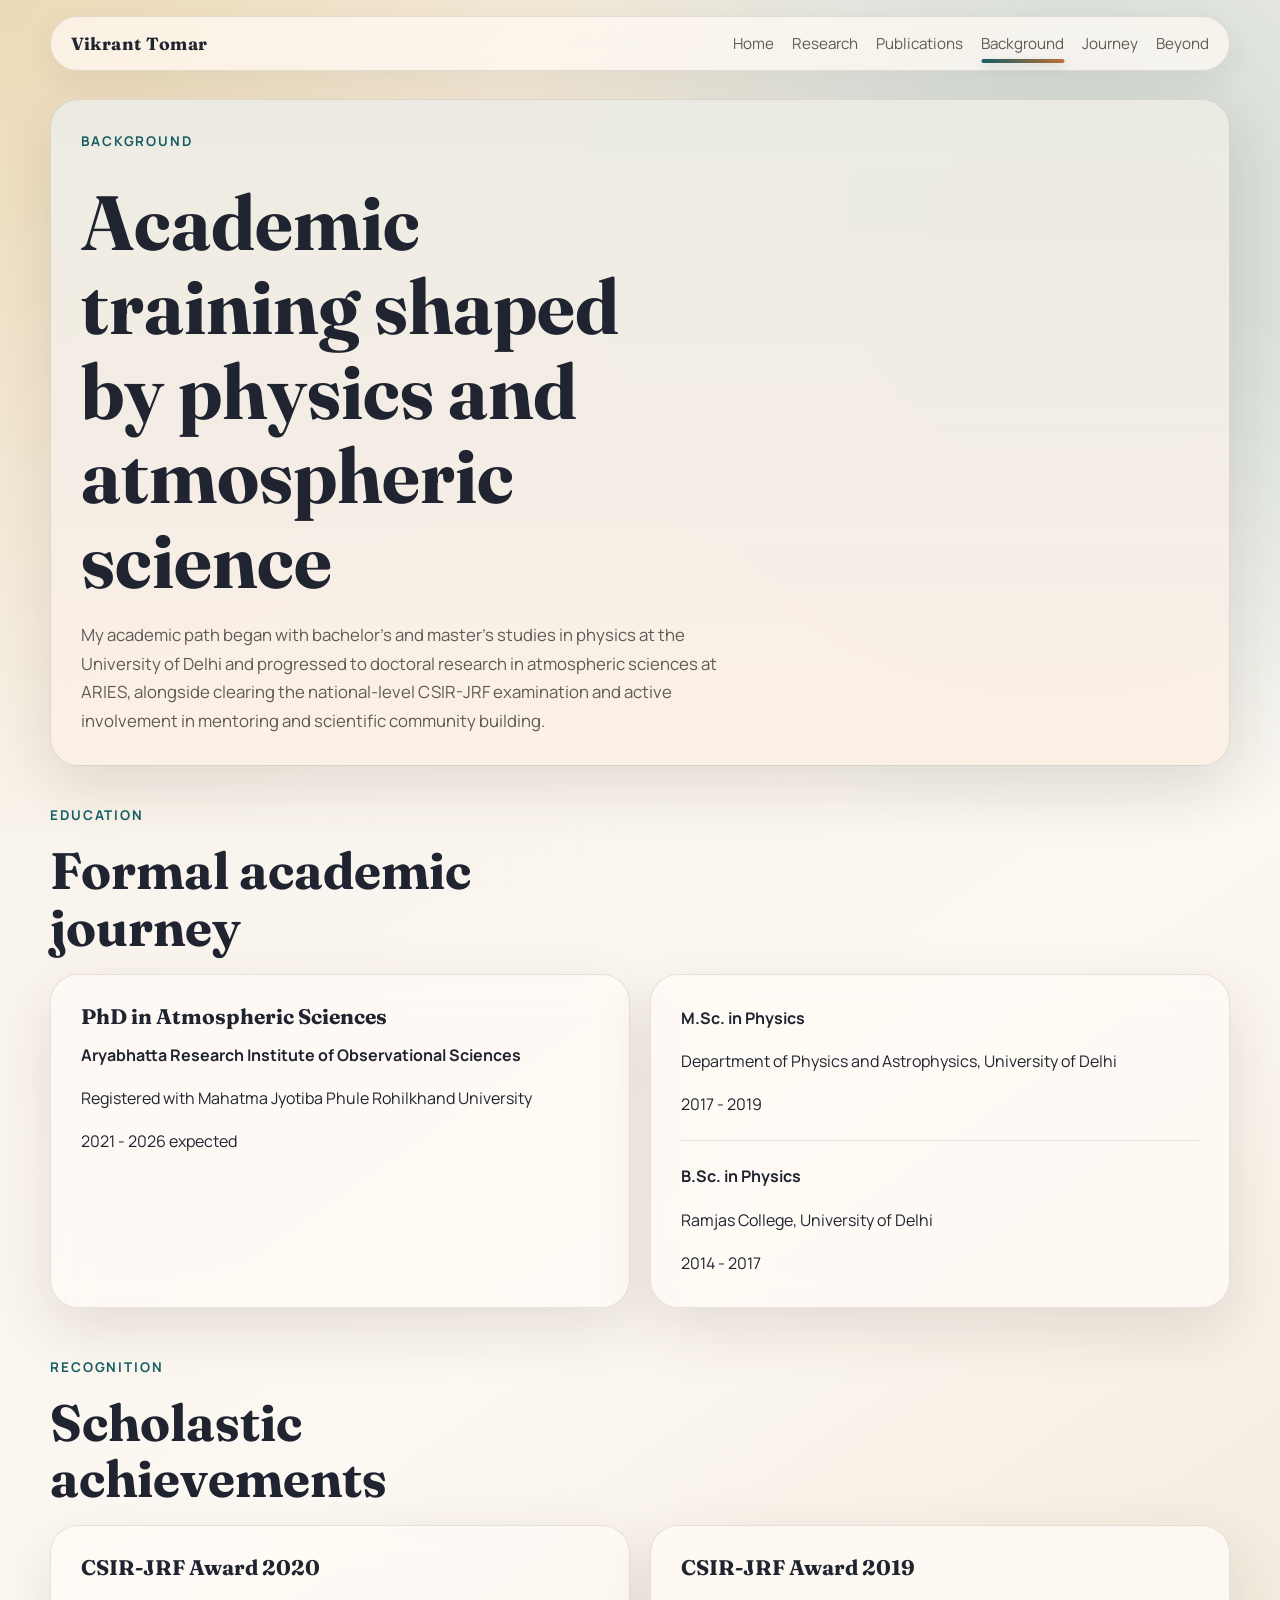
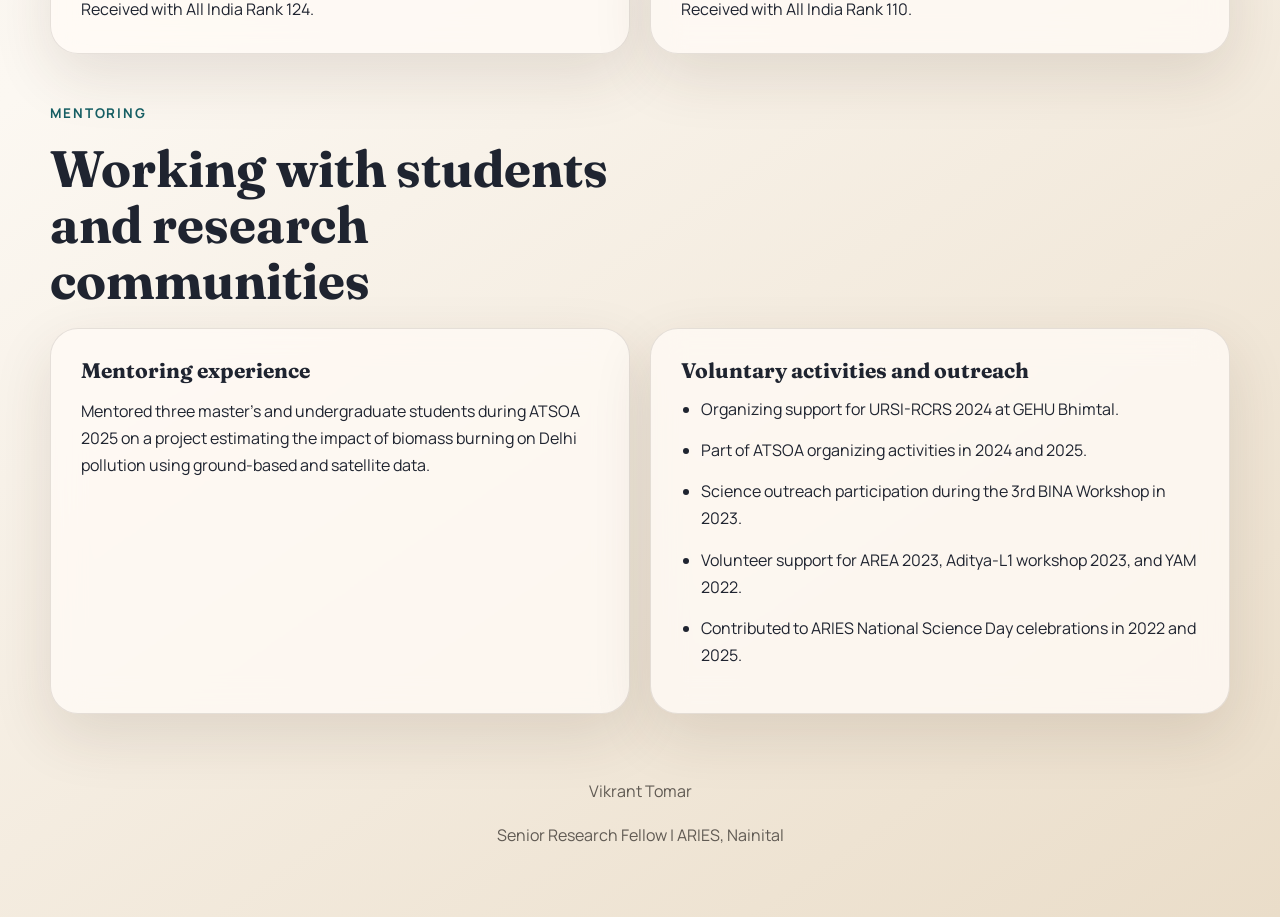
<file: background.html>
<!DOCTYPE html>
<html lang="en">
  <head>
    <meta charset="UTF-8" />
    <meta name="viewport" content="width=device-width, initial-scale=1.0" />
    <title>Vikrant Tomar | Background</title>
    <meta
      name="description"
      content="Education, awards, mentoring, and academic background of Vikrant Tomar."
    />
    <link rel="preconnect" href="https://fonts.googleapis.com" />
    <link rel="preconnect" href="https://fonts.gstatic.com" crossorigin />
    <link
      href="https://fonts.googleapis.com/css2?family=Fraunces:opsz,wght@9..144,600;9..144,700&amp;family=Manrope:wght@400;500;600;700&amp;display=swap"
      rel="stylesheet"
    />
    <link rel="stylesheet" href="./styles.css" />
  </head>
  <body data-page="background.html">
    <div class="page-shell">
      <header class="site-header">
        <a class="brand" href="./index.html">Vikrant Tomar</a>
        <nav class="site-nav" aria-label="Primary">
          <a href="./index.html">Home</a>
          <a href="./research.html">Research</a>
          <a href="./publications.html">Publications</a>
          <a href="./background.html">Background</a>
          <a href="./journey.html">Journey</a>
          <a href="./beyond.html">Beyond</a>
        </nav>
      </header>

      <main>
        <section class="page-hero reveal">
          <p class="eyebrow">Background</p>
          <h1>Academic training shaped by physics and atmospheric science</h1>
          <p class="lede">
            My academic path began with bachelor's and master's studies in
            physics at the University of Delhi and progressed to doctoral
            research in atmospheric sciences at ARIES, alongside clearing the
            national-level CSIR-JRF examination and active involvement in
            mentoring and scientific community building.
          </p>
        </section>

        <section class="section reveal">
          <div class="section-heading">
            <p class="eyebrow">Education</p>
            <h2>Formal academic journey</h2>
          </div>
          <div class="grid grid-two">
            <div class="card">
              <h3>PhD in Atmospheric Sciences</h3>
              <div class="timeline-item">
                <p class="timeline-title">Aryabhatta Research Institute of Observational Sciences</p>
                <p>Registered with Mahatma Jyotiba Phule Rohilkhand University</p>
                <span>2021 - 2026 expected</span>
              </div>
            </div>
            <div class="card">
              <div class="timeline-item">
                <p class="timeline-title">M.Sc. in Physics</p>
                <p>Department of Physics and Astrophysics, University of Delhi</p>
                <span>2017 - 2019</span>
              </div>
              <div class="timeline-item">
                <p class="timeline-title">B.Sc. in Physics</p>
                <p>Ramjas College, University of Delhi</p>
                <span>2014 - 2017</span>
              </div>
            </div>
          </div>
        </section>

        <section class="section reveal">
          <div class="section-heading">
            <p class="eyebrow">Recognition</p>
            <h2>Scholastic achievements</h2>
          </div>
          <div class="grid grid-two">
            <div class="card">
              <h3>CSIR-JRF Award 2020</h3>
              <p>Received with All India Rank 124.</p>
            </div>
            <div class="card">
              <h3>CSIR-JRF Award 2019</h3>
              <p>Received with All India Rank 110.</p>
            </div>
          </div>
        </section>

        <section class="section reveal">
          <div class="section-heading">
            <p class="eyebrow">Mentoring</p>
            <h2>Working with students and research communities</h2>
          </div>
          <div class="grid grid-two">
            <div class="card">
              <h3>Mentoring experience</h3>
              <p>
                Mentored three master's and undergraduate students during ATSOA
                2025 on a project estimating the impact of biomass burning on
                Delhi pollution using ground-based and satellite data.
              </p>
            </div>
            <div class="card">
              <h3>Voluntary activities and outreach</h3>
              <ul class="detail-list">
                <li>Organizing support for URSI-RCRS 2024 at GEHU Bhimtal.</li>
                <li>Part of ATSOA organizing activities in 2024 and 2025.</li>
                <li>Science outreach participation during the 3rd BINA Workshop in 2023.</li>
                <li>Volunteer support for AREA 2023, Aditya-L1 workshop 2023, and YAM 2022.</li>
                <li>Contributed to ARIES National Science Day celebrations in 2022 and 2025.</li>
              </ul>
            </div>
          </div>
        </section>
      </main>

      <footer class="site-footer">
        <p>Vikrant Tomar</p>
        <p>Senior Research Fellow | ARIES, Nainital</p>
      </footer>
    </div>

    <script src="./script.js"></script>
  </body>
</html>
</file>
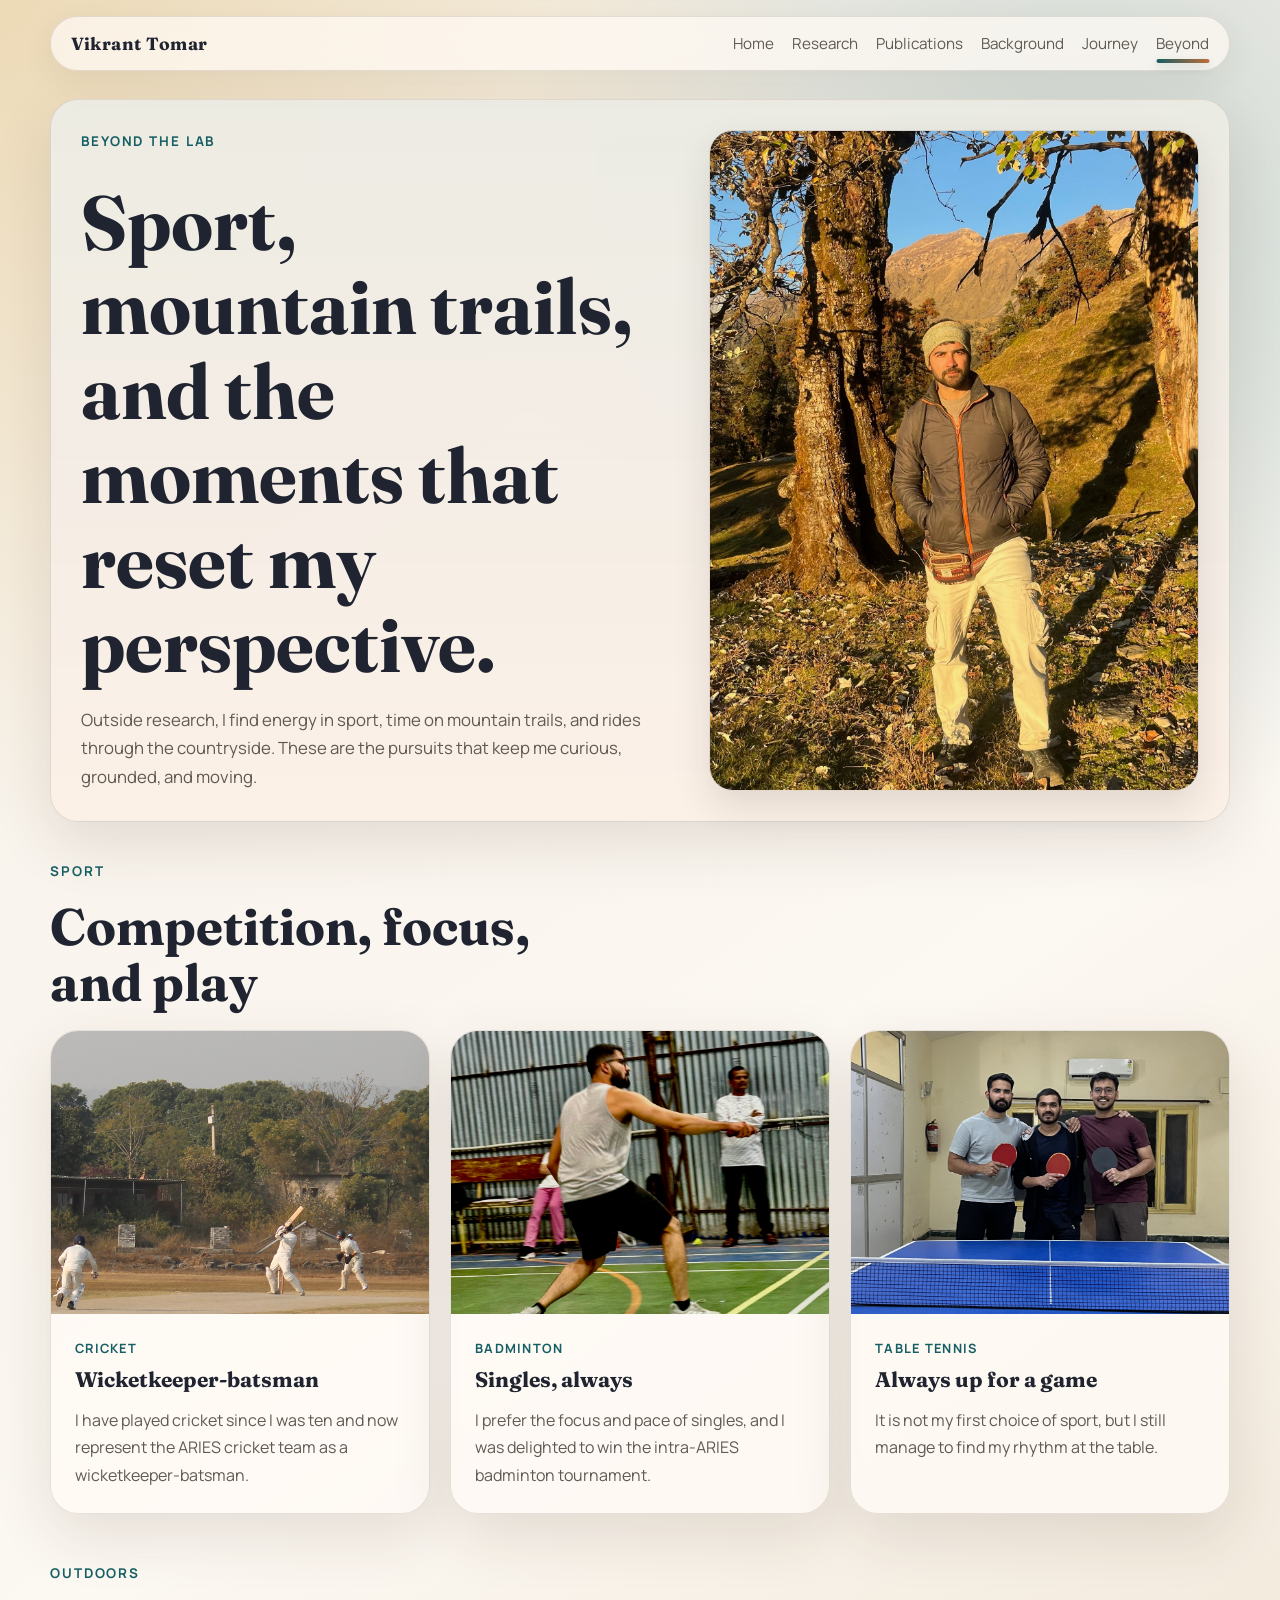
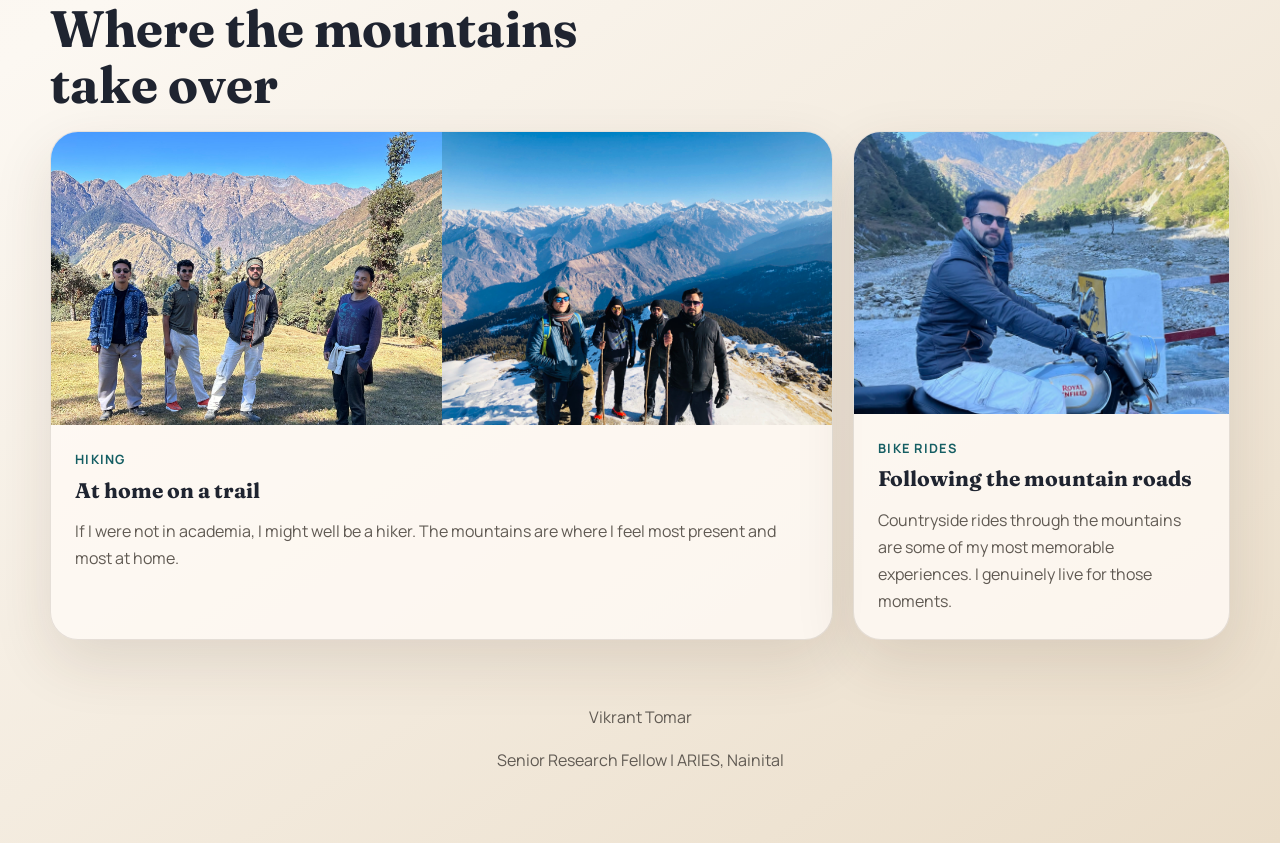
<file: beyond.html>
<!DOCTYPE html>
<html lang="en">
  <head>
    <meta charset="UTF-8" />
    <meta name="viewport" content="width=device-width, initial-scale=1.0" />
    <title>Vikrant Tomar | Beyond the Lab</title>
    <meta
      name="description"
      content="The sports, mountain trails, and rides that shape Vikrant Tomar beyond research."
    />
    <link rel="preconnect" href="https://fonts.googleapis.com" />
    <link rel="preconnect" href="https://fonts.gstatic.com" crossorigin />
    <link
      href="https://fonts.googleapis.com/css2?family=Fraunces:opsz,wght@9..144,600;9..144,700&amp;family=Manrope:wght@400;500;600;700&amp;display=swap"
      rel="stylesheet"
    />
    <link rel="stylesheet" href="./styles.css" />
  </head>
  <body data-page="beyond.html">
    <div class="page-shell">
      <header class="site-header">
        <a class="brand" href="./index.html">Vikrant Tomar</a>
        <nav class="site-nav" aria-label="Primary">
          <a href="./index.html">Home</a>
          <a href="./research.html">Research</a>
          <a href="./publications.html">Publications</a>
          <a href="./background.html">Background</a>
          <a href="./journey.html">Journey</a>
          <a href="./beyond.html">Beyond</a>
        </nav>
      </header>

      <main>
        <section class="page-hero page-hero-split reveal">
          <div class="page-hero-copy">
            <p class="eyebrow">Beyond the Lab</p>
            <h1>Sport, mountain trails, and the moments that reset my perspective.</h1>
            <p class="lede">
              Outside research, I find energy in sport, time on mountain trails,
              and rides through the countryside. These are the pursuits that keep
              me curious, grounded, and moving.
            </p>
          </div>
          <div class="hero-media-panel">
            <img
              class="beyond-hero-photo"
              src="./main.jpg"
              alt="Vikrant Tomar beyond the lab"
            />
          </div>
        </section>

        <section class="section reveal">
          <div class="section-heading">
            <p class="eyebrow">Sport</p>
            <h2>Competition, focus, and play</h2>
          </div>
          <div class="activity-grid">
            <article class="activity-card">
              <img src="./cricket.jpg" alt="Vikrant Tomar playing cricket" />
              <div class="activity-copy">
                <p class="card-kicker">Cricket</p>
                <h3>Wicketkeeper-batsman</h3>
                <p>
                  I have played cricket since I was ten and now represent the
                  ARIES cricket team as a wicketkeeper-batsman.
                </p>
              </div>
            </article>
            <article class="activity-card">
              <img src="./badminton.jpg" alt="Vikrant Tomar playing badminton" />
              <div class="activity-copy">
                <p class="card-kicker">Badminton</p>
                <h3>Singles, always</h3>
                <p>
                  I prefer the focus and pace of singles, and I was delighted to
                  win the intra-ARIES badminton tournament.
                </p>
              </div>
            </article>
            <article class="activity-card">
              <img src="./table-tennis.jpg" alt="Vikrant Tomar playing table tennis" />
              <div class="activity-copy">
                <p class="card-kicker">Table Tennis</p>
                <h3>Always up for a game</h3>
                <p>
                  It is not my first choice of sport, but I still manage to find
                  my rhythm at the table.
                </p>
              </div>
            </article>
          </div>
        </section>

        <section class="section reveal">
          <div class="section-heading">
            <p class="eyebrow">Outdoors</p>
            <h2>Where the mountains take over</h2>
          </div>
          <div class="outdoors-grid">
            <article class="activity-card hiking-card">
              <div class="hiking-photo-grid">
                <img src="./hike-1.jpg" alt="Hiking in the mountains" />
                <img src="./hike-2.jpg" alt="Mountain hike landscape" />
              </div>
              <div class="activity-copy">
                <p class="card-kicker">Hiking</p>
                <h3>At home on a trail</h3>
                <p>
                  If I were not in academia, I might well be a hiker. The
                  mountains are where I feel most present and most at home.
                </p>
              </div>
            </article>
            <article class="activity-card">
              <img src="./bike-ride.jpg" alt="Vikrant Tomar on a mountain bike ride" />
              <div class="activity-copy">
                <p class="card-kicker">Bike Rides</p>
                <h3>Following the mountain roads</h3>
                <p>
                  Countryside rides through the mountains are some of my most
                  memorable experiences. I genuinely live for those moments.
                </p>
              </div>
            </article>
          </div>
        </section>
      </main>

      <footer class="site-footer">
        <p>Vikrant Tomar</p>
        <p>Senior Research Fellow | ARIES, Nainital</p>
      </footer>
    </div>

    <script src="./script.js"></script>
  </body>
</html>
</file>
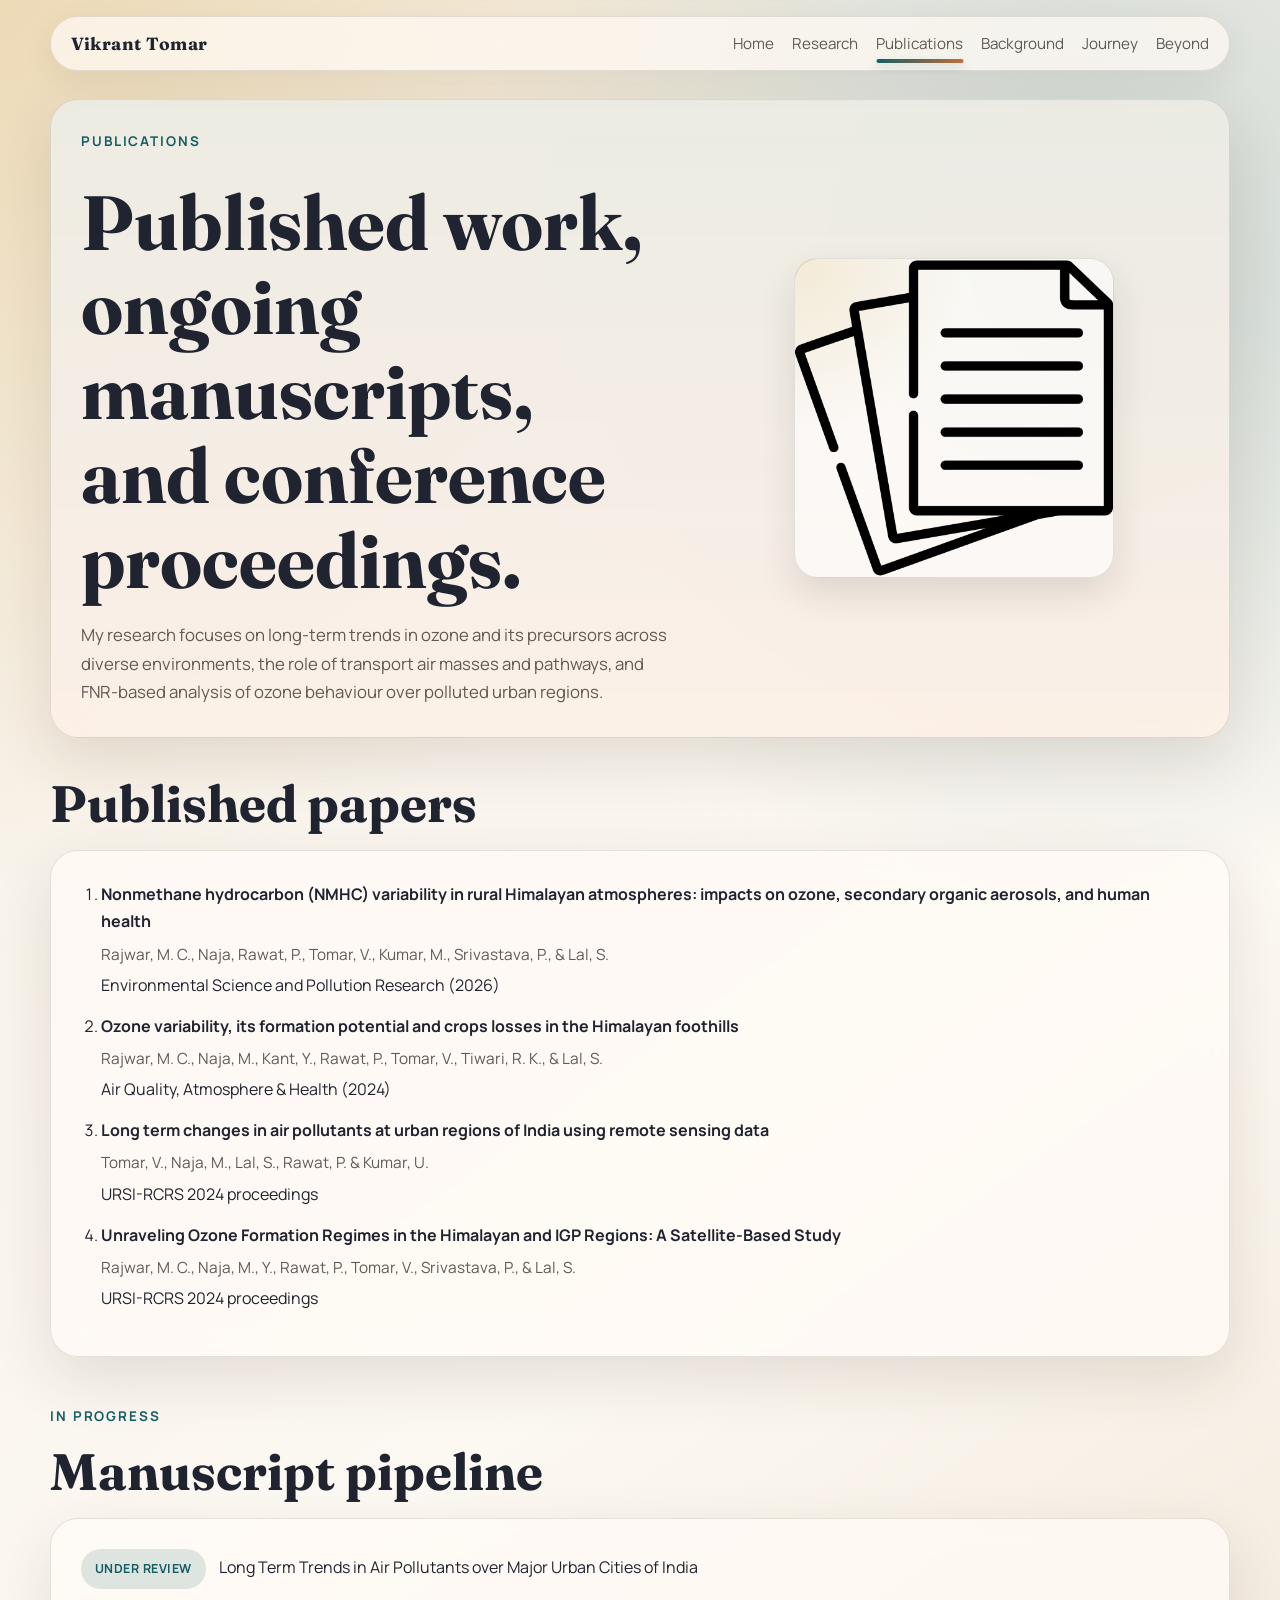
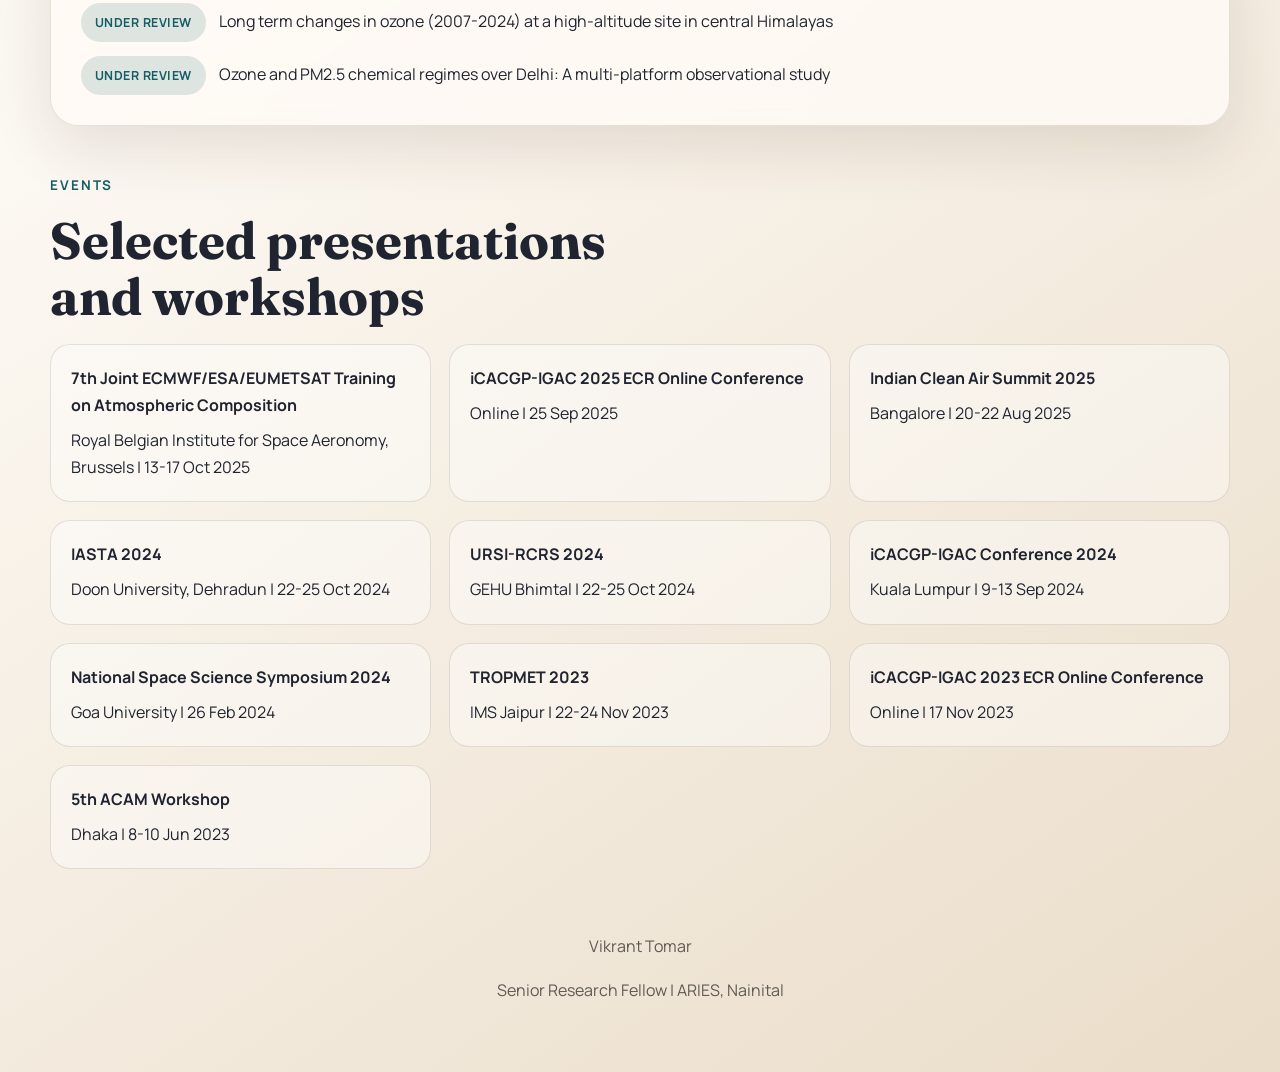
<file: publications.html>
<!DOCTYPE html>
<html lang="en">
  <head>
    <meta charset="UTF-8" />
    <meta name="viewport" content="width=device-width, initial-scale=1.0" />
    <title>Vikrant Tomar | Publications</title>
    <meta
      name="description"
      content="Publications, manuscripts, and presentations of Vikrant Tomar."
    />
    <link rel="preconnect" href="https://fonts.googleapis.com" />
    <link rel="preconnect" href="https://fonts.gstatic.com" crossorigin />
    <link
      href="https://fonts.googleapis.com/css2?family=Fraunces:opsz,wght@9..144,600;9..144,700&amp;family=Manrope:wght@400;500;600;700&amp;display=swap"
      rel="stylesheet"
    />
    <link rel="stylesheet" href="./styles.css" />
  </head>
  <body data-page="publications.html">
    <div class="page-shell">
      <header class="site-header">
        <a class="brand" href="./index.html">Vikrant Tomar</a>
        <nav class="site-nav" aria-label="Primary">
          <a href="./index.html">Home</a>
          <a href="./research.html">Research</a>
          <a href="./publications.html">Publications</a>
          <a href="./background.html">Background</a>
          <a href="./journey.html">Journey</a>
          <a href="./beyond.html">Beyond</a>
        </nav>
      </header>

      <main>
        <section class="page-hero page-hero-split reveal">
          <div class="page-hero-copy">
            <p class="eyebrow">Publications</p>
            <h1>Published work, ongoing manuscripts, and conference proceedings.</h1>
            <p class="lede">
              My research focuses on long-term trends in ozone and its precursors
              across diverse environments, the role of transport air masses and
              pathways, and FNR-based analysis of ozone behaviour over polluted
              urban regions.
            </p>
          </div>
          <div class="hero-media-panel">
            <img
              class="publication-visual"
              src="./publication.png"
              alt="Publication visual"
            />
          </div>
        </section>

        <section class="section reveal">
          <div class="section-heading">
            <h2>Published papers</h2>
          </div>
          <div class="card">
            <ol class="publication-list">
              <li>
                <strong><a href="https://link.springer.com/article/10.1007/s11356-026-37694-z">Nonmethane hydrocarbon (NMHC) variability in rural Himalayan atmospheres: impacts on ozone, secondary organic aerosols, and human health</a></strong>
                <p class="publication-authors">Rajwar, M. C., Naja, Rawat, P., Tomar, V., Kumar, M., Srivastava, P., &amp; Lal, S.</p>
                <span>Environmental Science and Pollution Research (2026)</span>
              </li>
              <li>
                <strong><a href="https://link.springer.com/article/10.1007/s11869-024-01572-9">Ozone variability, its formation potential and crops losses in the Himalayan foothills</a></strong>
                <p class="publication-authors">Rajwar, M. C., Naja, M., Kant, Y., Rawat, P., Tomar, V., Tiwari, R. K., &amp; Lal, S.</p>
                <span>Air Quality, Atmosphere &amp; Health (2024)</span>
              </li>
              <li>
                <strong><a href="https://www.ursi.org/proceedings/RCRS/2024/RCRS2024_0994.pdf">Long term changes in air pollutants at urban regions of India using remote sensing data</a></strong>
                <p class="publication-authors">Tomar, V., Naja, M., Lal, S., Rawat, P. &amp; Kumar, U.</p>
                <span>URSI-RCRS 2024 proceedings</span>
              </li>
              <li>
                <strong><a href="https://www.ursi.org/proceedings/RCRS/2024/RCRS2024_0998.pdf">Unraveling Ozone Formation Regimes in the Himalayan and IGP Regions: A Satellite-Based Study</a></strong>
                <p class="publication-authors">Rajwar, M. C., Naja, M., Y., Rawat, P., Tomar, V., Srivastava, P., &amp; Lal, S.</p>
                <span>URSI-RCRS 2024 proceedings</span>
              </li>
            </ol>
          </div>
        </section>

        <section class="section reveal">
          <div class="section-heading">
            <p class="eyebrow">In Progress</p>
            <h2>Manuscript pipeline</h2>
          </div>
          <div class="card">
            <ul class="status-list">
              <li>
                <span class="status-tag under-review">Under review</span>
                Long Term Trends in Air Pollutants over Major Urban Cities of India
              </li>
              <li>
                <span class="status-tag under-review">Under review</span>
                Long term changes in ozone (2007-2024) at a high-altitude site in central Himalayas
              </li>
              <li>
                <span class="status-tag under-review">Under review</span>
                Ozone and PM2.5 chemical regimes over Delhi: A multi-platform observational study
              </li>
            </ul>
          </div>
        </section>

        <section class="section reveal">
          <div class="section-heading">
            <p class="eyebrow">Events</p>
            <h2>Selected presentations and workshops</h2>
          </div>
          <div class="talk-grid">
            <div class="talk-box">
              <p class="journey-title">7th Joint ECMWF/ESA/EUMETSAT Training on Atmospheric Composition</p>
              <span>Royal Belgian Institute for Space Aeronomy, Brussels | 13-17 Oct 2025</span>
            </div>
            <div class="talk-box">
              <p class="journey-title">iCACGP-IGAC 2025 ECR Online Conference</p>
              <span>Online | 25 Sep 2025</span>
            </div>
            <div class="talk-box">
              <p class="journey-title">Indian Clean Air Summit 2025</p>
              <span>Bangalore | 20-22 Aug 2025</span>
            </div>
            <div class="talk-box">
              <p class="journey-title">IASTA 2024</p>
              <span>Doon University, Dehradun | 22-25 Oct 2024</span>
            </div>
            <div class="talk-box">
              <p class="journey-title">URSI-RCRS 2024</p>
              <span>GEHU Bhimtal | 22-25 Oct 2024</span>
            </div>
            <div class="talk-box">
              <p class="journey-title">iCACGP-IGAC Conference 2024</p>
              <span>Kuala Lumpur | 9-13 Sep 2024</span>
            </div>
            <div class="talk-box">
              <p class="journey-title">National Space Science Symposium 2024</p>
              <span>Goa University | 26 Feb 2024</span>
            </div>
            <div class="talk-box">
              <p class="journey-title">TROPMET 2023</p>
              <span>IMS Jaipur | 22-24 Nov 2023</span>
            </div>
            <div class="talk-box">
              <p class="journey-title">iCACGP-IGAC 2023 ECR Online Conference</p>
              <span>Online | 17 Nov 2023</span>
            </div>
            <div class="talk-box">
              <p class="journey-title">5th ACAM Workshop</p>
              <span>Dhaka | 8-10 Jun 2023</span>
            </div>
          </div>
        </section>
      </main>

      <footer class="site-footer">
        <p>Vikrant Tomar</p>
        <p>Senior Research Fellow | ARIES, Nainital</p>
      </footer>
    </div>

    <script src="./script.js"></script>
  </body>
</html>
</file>
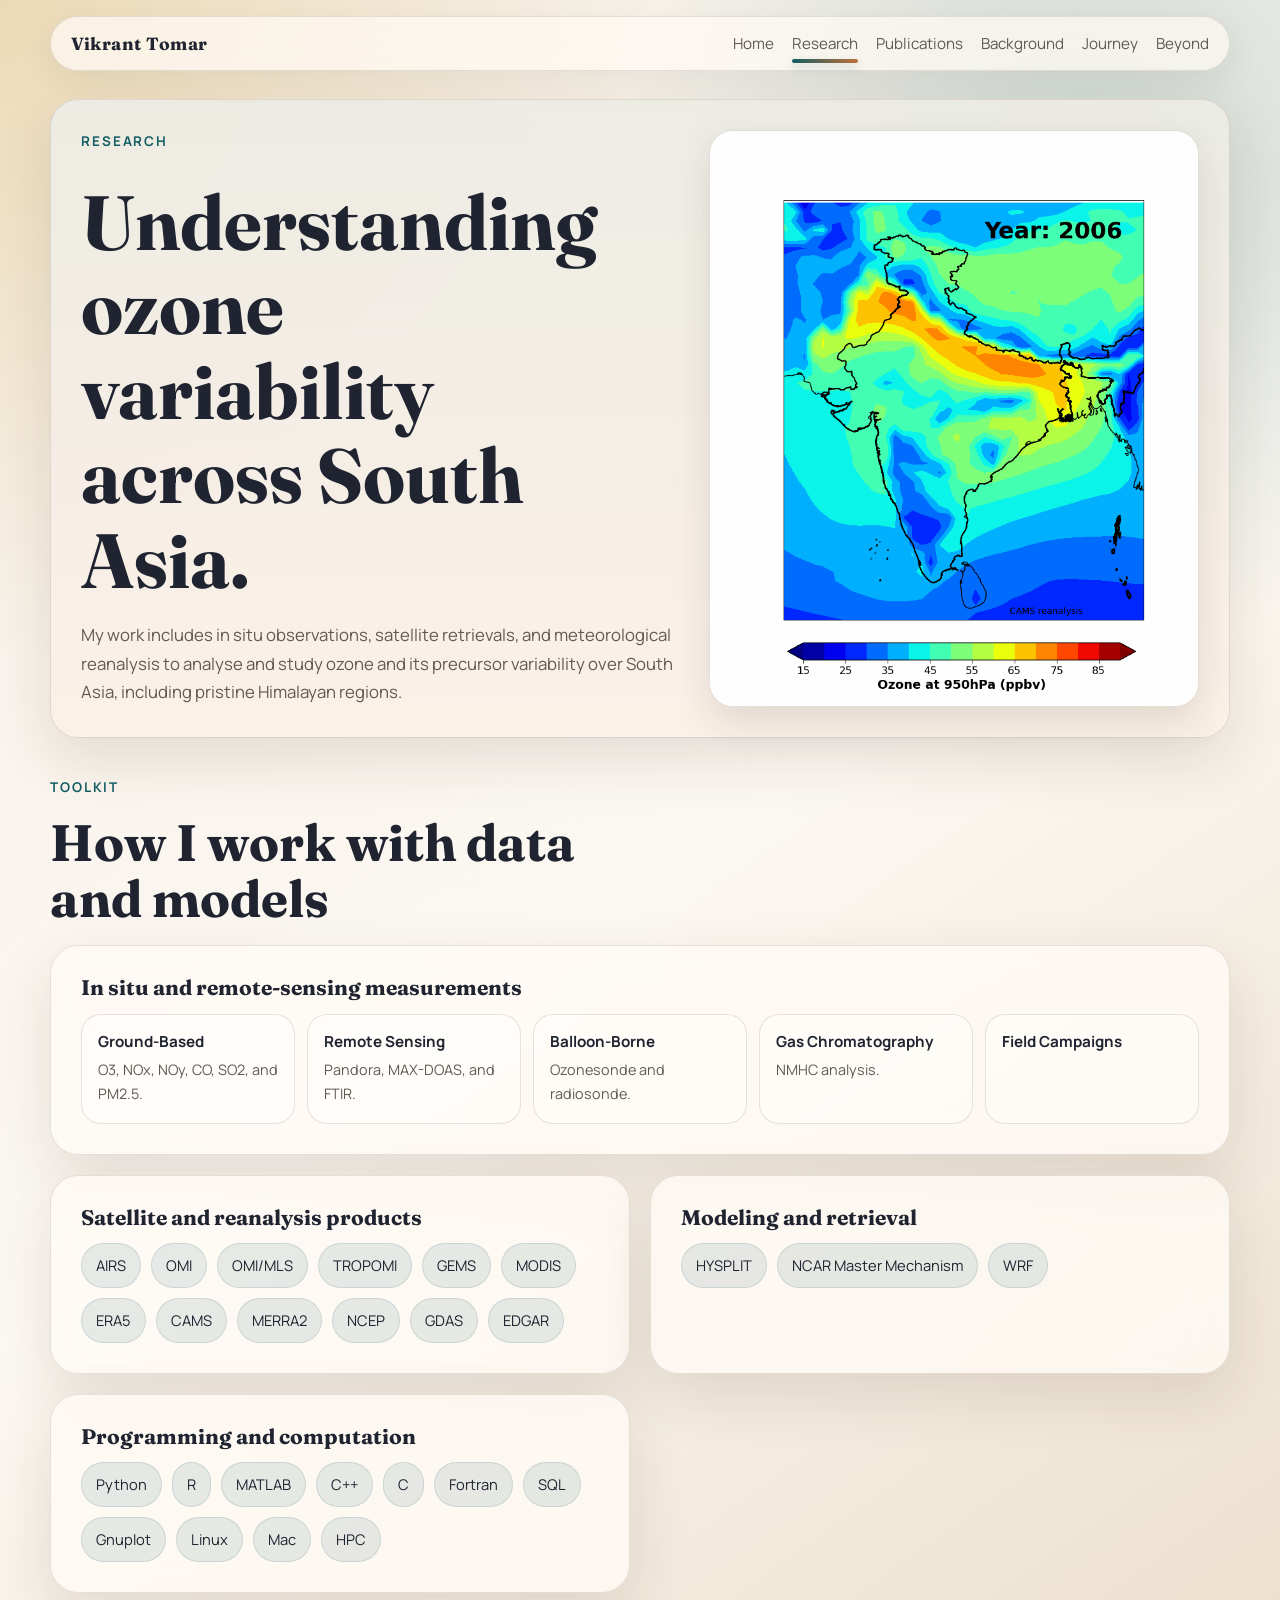
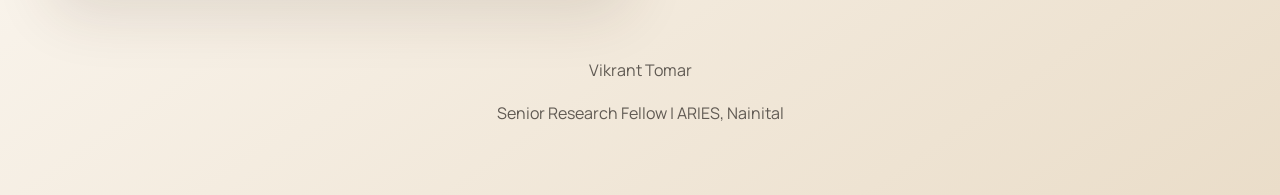
<file: research.html>
<!DOCTYPE html>
<html lang="en">
  <head>
    <meta charset="UTF-8" />
    <meta name="viewport" content="width=device-width, initial-scale=1.0" />
    <title>Vikrant Tomar | Research</title>
    <meta
      name="description"
      content="Research themes, methods, and technical expertise of Vikrant Tomar."
    />
    <link rel="preconnect" href="https://fonts.googleapis.com" />
    <link rel="preconnect" href="https://fonts.gstatic.com" crossorigin />
    <link
      href="https://fonts.googleapis.com/css2?family=Fraunces:opsz,wght@9..144,600;9..144,700&amp;family=Manrope:wght@400;500;600;700&amp;display=swap"
      rel="stylesheet"
    />
    <link rel="stylesheet" href="./styles.css" />
  </head>
  <body data-page="research.html">
    <div class="page-shell">
      <header class="site-header">
        <a class="brand" href="./index.html">Vikrant Tomar</a>
        <nav class="site-nav" aria-label="Primary">
          <a href="./index.html">Home</a>
          <a href="./research.html">Research</a>
          <a href="./publications.html">Publications</a>
          <a href="./background.html">Background</a>
          <a href="./journey.html">Journey</a>
          <a href="./beyond.html">Beyond</a>
        </nav>
      </header>

      <main>
        <section class="page-hero page-hero-split reveal">
          <div class="page-hero-copy">
            <p class="eyebrow">Research</p>
            <h1>Understanding ozone variability across South Asia.</h1>
            <p class="lede">
              My work includes in situ observations, satellite retrievals, and
              meteorological reanalysis to analyse and study ozone and its
              precursor variability over South Asia, including pristine Himalayan
              regions.
            </p>
          </div>
          <div class="hero-media-panel">
            <img
              class="hero-video"
              src="./ozone_yearly_animation.gif"
              alt="Animated visualization of yearly ozone variability"
            />
          </div>
        </section>

        <section class="section reveal">
          <div class="section-heading">
            <p class="eyebrow">Toolkit</p>
            <h2>How I work with data and models</h2>
          </div>
          <div class="grid grid-two">
            <article class="card measurements-card">
              <h3>In situ and remote-sensing measurements</h3>
              <div class="measurements-grid">
                <div class="measurement-item">
                  <h4>Ground-Based</h4>
                  <p>O3, NOx, NOy, CO, SO2, and PM2.5.</p>
                </div>
                <div class="measurement-item">
                  <h4>Remote Sensing</h4>
                  <p>Pandora, MAX-DOAS, and FTIR.</p>
                </div>
                <div class="measurement-item">
                  <h4>Balloon-Borne</h4>
                  <p>Ozonesonde and radiosonde.</p>
                </div>
                <div class="measurement-item">
                  <h4>Gas Chromatography</h4>
                  <p>NMHC analysis.</p>
                </div>
                <div class="measurement-item">
                  <h4>Field Campaigns</h4>
                </div>
              </div>
            </article>
            <article class="card">
              <h3>Satellite and reanalysis products</h3>
              <div class="chip-row">
                <span>AIRS</span>
                <span>OMI</span>
                <span>OMI/MLS</span>
                <span>TROPOMI</span>
                <span>GEMS</span>
                <span>MODIS</span>
                <span>ERA5</span>
                <span>CAMS</span>
                <span>MERRA2</span>
                <span>NCEP</span>
                <span>GDAS</span>
                <span>EDGAR</span>
              </div>
            </article>
            <article class="card">
              <h3>Modeling and retrieval</h3>
              <div class="chip-row">
                <span>HYSPLIT</span>
                <span>NCAR Master Mechanism</span>
                <span>WRF</span>
              </div>
            </article>
            <article class="card">
              <h3>Programming and computation</h3>
              <div class="chip-row">
                <span>Python</span>
                <span>R</span>
                <span>MATLAB</span>
                <span>C++</span>
                <span>C</span>
                <span>Fortran</span>
                <span>SQL</span>
                <span>Gnuplot</span>
                <span>Linux</span>
                <span>Mac</span>
                <span>HPC</span>
              </div>
            </article>
          </div>
        </section>

      </main>

      <footer class="site-footer">
        <p>Vikrant Tomar</p>
        <p>Senior Research Fellow | ARIES, Nainital</p>
      </footer>
    </div>

    <script src="./script.js"></script>
  </body>
</html>
</file>
<file: styles.css>
:root {
  --bg: #f5efe6;
  --bg-deep: #eaddc9;
  --surface: rgba(255, 251, 246, 0.8);
  --surface-strong: rgba(255, 248, 241, 0.94);
  --text: #1f2430;
  --muted: #605a53;
  --line: rgba(81, 69, 56, 0.14);
  --accent: #155e63;
  --accent-soft: rgba(21, 94, 99, 0.1);
  --accent-2: #bf6e39;
  --accent-3: #d9a948;
  --shadow: 0 22px 60px rgba(62, 45, 27, 0.12);
  --radius: 28px;
  --radius-sm: 20px;
  --max-width: 1180px;
}

* {
  box-sizing: border-box;
}

html {
  scroll-behavior: smooth;
}

body {
  margin: 0;
  min-height: 100vh;
  color: var(--text);
  font-family: "Manrope", "Segoe UI", sans-serif;
  background:
    radial-gradient(circle at top left, rgba(217, 169, 72, 0.3), transparent 30%),
    radial-gradient(circle at 85% 10%, rgba(21, 94, 99, 0.2), transparent 24%),
    linear-gradient(145deg, var(--bg) 0%, #fcf8f2 50%, var(--bg-deep) 100%);
}

body::before {
  content: "";
  position: fixed;
  inset: 0;
  pointer-events: none;
  opacity: 0.24;
  background-image:
    linear-gradient(rgba(31, 36, 48, 0.03) 1px, transparent 1px),
    linear-gradient(90deg, rgba(31, 36, 48, 0.03) 1px, transparent 1px);
  background-size: 34px 34px;
  mask-image: radial-gradient(circle at center, black 42%, transparent 86%);
}

a {
  color: inherit;
  text-decoration: none;
}

p,
li,
span {
  line-height: 1.7;
}

.page-shell {
  position: relative;
  width: min(calc(100% - 32px), var(--max-width));
  margin: 0 auto;
  padding-bottom: 42px;
}

.site-header {
  position: sticky;
  top: 16px;
  z-index: 20;
  display: flex;
  justify-content: space-between;
  align-items: center;
  gap: 16px;
  margin: 16px 0 28px;
  padding: 16px 20px;
  border: 1px solid var(--line);
  border-radius: 999px;
  background: rgba(255, 250, 244, 0.72);
  backdrop-filter: blur(18px);
  box-shadow: 0 10px 32px rgba(70, 49, 26, 0.08);
}

.brand {
  font-family: "Fraunces", Georgia, serif;
  font-size: 1.1rem;
  font-weight: 700;
  letter-spacing: 0.03em;
}

.site-nav {
  display: flex;
  gap: 18px;
  flex-wrap: wrap;
  justify-content: flex-end;
}

.site-nav a {
  position: relative;
  color: var(--muted);
  font-size: 0.95rem;
}

.site-nav a::after {
  content: "";
  position: absolute;
  left: 50%;
  bottom: -9px;
  width: 100%;
  height: 4px;
  border-radius: 999px;
  background: linear-gradient(90deg, var(--accent), var(--accent-2));
  box-shadow: 0 4px 10px rgba(21, 94, 99, 0.22);
  transform: translateX(-50%) scaleX(0);
  transform-origin: center;
  transition:
    opacity 180ms ease,
    transform 180ms ease;
}

.site-nav a:hover::after,
.site-nav a.is-active::after {
  transform: translateX(-50%) scaleX(1);
}

main {
  display: grid;
  gap: 28px;
}

.section {
  padding: 10px 0;
}

.hero-home,
.page-hero,
.highlight-band,
.card {
  border: 1px solid var(--line);
  border-radius: var(--radius);
  background: var(--surface);
  backdrop-filter: blur(16px);
  box-shadow: var(--shadow);
}

.hero-home {
  display: grid;
  grid-template-columns: minmax(280px, 0.8fr) minmax(0, 1.2fr);
  gap: 28px;
  padding: 34px;
}

.portrait-panel {
  display: flex;
  flex-direction: column;
  align-items: center;
  gap: 24px;
  min-height: 420px;
  padding: 28px 24px;
  border-radius: calc(var(--radius) - 8px);
  background:
    radial-gradient(circle at top, rgba(217, 169, 72, 0.22), transparent 35%),
    linear-gradient(180deg, rgba(21, 94, 99, 0.12), rgba(191, 110, 57, 0.08));
}

.portrait-ring {
  display: grid;
  place-items: center;
  width: min(72vw, 320px);
  position: sticky;
  top: 118px;
  align-self: flex-start;
  aspect-ratio: 1;
  padding: 12px;
  border-radius: 50%;
  background:
    conic-gradient(
      from 180deg,
      rgba(21, 94, 99, 0.8),
      rgba(217, 169, 72, 0.7),
      rgba(191, 110, 57, 0.7),
      rgba(21, 94, 99, 0.8)
    );
  box-shadow: 0 20px 40px rgba(44, 36, 26, 0.18);
}

.portrait-placeholder {
  position: relative;
  overflow: hidden;
  width: 100%;
  height: 100%;
  border-radius: 50%;
  background: linear-gradient(180deg, rgba(21, 94, 99, 0.18), rgba(255, 248, 241, 0.92));
}

.portrait-photo {
  width: 100%;
  height: 100%;
  object-fit: cover;
  object-position: center 28%;
}

.working-group {
  width: min(100%, 250px);
  margin-top: auto;
}

.home-copy .working-group {
  width: min(100%, 540px);
  margin: 0 auto 22px;
}

.working-group-label {
  margin: 0 0 10px;
  color: var(--accent);
  font-size: 0.78rem;
  font-weight: 700;
  letter-spacing: 0.12em;
  text-align: center;
  text-transform: uppercase;
}

.working-group-grid {
  display: grid;
  grid-template-columns: repeat(2, minmax(0, 1fr));
  gap: 12px;
}

.working-group-card {
  margin: 0;
  overflow: hidden;
  border: 1px solid rgba(21, 94, 99, 0.18);
  border-radius: 16px;
  background: rgba(255, 255, 255, 0.44);
}

.working-group-trigger {
  display: block;
  width: 100%;
  padding: 0;
  border: 0;
  background: transparent;
  cursor: zoom-in;
}

.working-group-card img {
  display: block;
  width: 100%;
  aspect-ratio: 16 / 9;
  object-fit: cover;
  object-position: center;
}

.working-group-card figcaption {
  padding: 7px 10px;
  color: var(--text);
  font-size: 0.8rem;
  font-weight: 700;
}

.photo-lightbox {
  position: fixed;
  z-index: 100;
  inset: 0;
  display: grid;
  place-items: center;
  padding: 40px;
  background: rgba(18, 26, 31, 0.88);
  backdrop-filter: blur(10px);
}

.photo-lightbox[hidden] {
  display: none;
}

.photo-lightbox-image {
  display: block;
  max-width: min(92vw, 1300px);
  max-height: 86vh;
  border-radius: 18px;
  object-fit: contain;
  box-shadow: 0 24px 70px rgba(0, 0, 0, 0.45);
}

.photo-lightbox-close {
  position: fixed;
  top: 24px;
  right: 28px;
  width: 46px;
  height: 46px;
  border: 1px solid rgba(255, 255, 255, 0.32);
  border-radius: 50%;
  color: #fff;
  background: rgba(255, 255, 255, 0.1);
  cursor: pointer;
  font-size: 2rem;
  line-height: 1;
}

.hero-copy,
.page-hero,
.card,
.highlight-band {
  padding: 30px;
}

.page-hero {
  display: grid;
  gap: 18px;
  background:
    linear-gradient(180deg, rgba(21, 94, 99, 0.08), rgba(191, 110, 57, 0.05)),
    var(--surface-strong);
}

.page-hero-split {
  grid-template-columns: minmax(0, 1.1fr) minmax(320px, 0.9fr);
  align-items: stretch;
  gap: 28px;
}

.page-hero-copy {
  display: grid;
  gap: 18px;
  align-content: center;
}

.hero-media-panel {
  display: grid;
  align-items: stretch;
}

.hero-video {
  width: 100%;
  height: 100%;
  min-height: 420px;
  border: 1px solid var(--line);
  border-radius: 24px;
  background: rgba(255, 255, 255, 0.52);
  object-fit: cover;
  box-shadow: 0 16px 36px rgba(44, 36, 26, 0.12);
}

.publication-visual {
  display: block;
  width: min(100%, 320px);
  aspect-ratio: 1;
  justify-self: center;
  align-self: center;
  border: 1px solid var(--line);
  border-radius: 24px;
  background:
    radial-gradient(circle at top left, rgba(217, 169, 72, 0.18), transparent 38%),
    rgba(255, 255, 255, 0.58);
  object-fit: contain;
  box-shadow: 0 16px 36px rgba(44, 36, 26, 0.12);
}

.beyond-hero-photo {
  display: block;
  width: 100%;
  height: 100%;
  min-height: 460px;
  border: 1px solid var(--line);
  border-radius: 24px;
  object-fit: cover;
  object-position: center;
  box-shadow: 0 16px 36px rgba(44, 36, 26, 0.12);
}

.page-hero p:last-child,
.card p:last-child {
  margin-bottom: 0;
}

.eyebrow {
  margin: 0 0 10px;
  color: var(--accent);
  font-size: 0.84rem;
  font-weight: 700;
  letter-spacing: 0.14em;
  text-transform: uppercase;
}

h1,
h2,
h3 {
  margin: 0;
  font-family: "Fraunces", Georgia, serif;
  font-weight: 700;
  line-height: 1.1;
}

h1 {
  font-size: clamp(2.8rem, 6vw, 5.6rem);
  max-width: 11ch;
}

h2 {
  font-size: clamp(2rem, 4vw, 3.3rem);
  max-width: 16ch;
}

h3 {
  margin-bottom: 14px;
  font-size: 1.32rem;
}

.quote {
  margin: 18px 0 10px;
  color: var(--accent-2);
  font-family: "Fraunces", Georgia, serif;
  font-size: clamp(1.5rem, 3vw, 2.2rem);
  font-style: italic;
}

.lede {
  max-width: 66ch;
  margin: 0 0 18px;
  color: var(--muted);
  font-size: 1.05rem;
}

.hero-actions {
  display: flex;
  gap: 14px;
  flex-wrap: wrap;
  margin: 22px 0;
}

.profile-links {
  margin: 0 0 22px;
}

.profile-links-label {
  margin: 0 0 10px;
  color: var(--accent);
  font-size: 0.78rem;
  font-weight: 700;
  letter-spacing: 0.12em;
  text-transform: uppercase;
}

.profile-link-grid {
  display: grid;
  grid-template-columns: repeat(2, minmax(0, 1fr));
  gap: 10px;
}

.profile-link {
  position: relative;
  display: grid;
  gap: 2px;
  min-height: 82px;
  padding: 14px 38px 14px 16px;
  border: 1px solid rgba(21, 94, 99, 0.2);
  border-radius: 16px;
  background: rgba(21, 94, 99, 0.07);
  transition:
    background 180ms ease,
    transform 180ms ease,
    box-shadow 180ms ease;
}

.profile-link:hover {
  background: rgba(21, 94, 99, 0.14);
  box-shadow: 0 10px 24px rgba(21, 94, 99, 0.12);
  transform: translateY(-2px);
}

.profile-link span {
  color: var(--text);
  font-family: "Fraunces", Georgia, serif;
  font-size: 1.05rem;
  font-weight: 700;
  line-height: 1.15;
}

.profile-link small {
  color: var(--muted);
  font-size: 0.76rem;
  line-height: 1.35;
}

.profile-link b {
  position: absolute;
  top: 50%;
  right: 14px;
  color: var(--accent-2);
  font-size: 1.2rem;
  transform: translateY(-50%);
}

.profile-link-wide {
  grid-column: 1 / -1;
}

.button {
  display: inline-flex;
  align-items: center;
  justify-content: center;
  min-height: 48px;
  padding: 0 20px;
  border-radius: 999px;
  font-weight: 700;
  transition:
    transform 180ms ease,
    box-shadow 180ms ease,
    background 180ms ease;
}

.button:hover,
.nav-card:hover {
  transform: translateY(-2px);
}

.button-primary {
  color: #fff;
  background: linear-gradient(120deg, var(--accent), #0f4f54);
  box-shadow: 0 14px 30px rgba(21, 94, 99, 0.22);
}

.button-secondary {
  background: rgba(255, 255, 255, 0.56);
  border: 1px solid rgba(21, 94, 99, 0.18);
}

.contact-list {
  display: flex;
  gap: 16px;
  flex-wrap: wrap;
  margin: 0;
  padding: 0;
  list-style: none;
  color: var(--muted);
}

.section-heading {
  display: grid;
  gap: 6px;
  margin-bottom: 18px;
}

.grid {
  display: grid;
  gap: 20px;
}

.grid-two {
  grid-template-columns: repeat(2, minmax(0, 1fr));
}

.grid-three {
  grid-template-columns: repeat(3, minmax(0, 1fr));
}

.card {
  transition:
    transform 180ms ease,
    box-shadow 180ms ease;
}

.card-kicker,
.group-title,
.timeline-title,
.talk-title,
.journey-title {
  margin: 0 0 8px;
  color: var(--text);
  font-weight: 700;
}

.card-kicker {
  color: var(--accent);
  text-transform: uppercase;
  letter-spacing: 0.1em;
  font-size: 0.8rem;
}

.nav-card {
  display: block;
  min-height: 220px;
}

.highlight-band {
  display: grid;
  gap: 22px;
}

.snapshot-grid {
  display: grid;
  gap: 16px;
  grid-template-columns: repeat(3, minmax(0, 1fr));
}

.snapshot-card,
.stat-box,
.talk-box,
.journey-box {
  padding: 20px;
  border: 1px solid var(--line);
  border-radius: var(--radius-sm);
  background: rgba(255, 255, 255, 0.4);
}

.snapshot-number {
  display: block;
  margin-bottom: 6px;
  color: var(--accent-2);
  font-family: "Fraunces", Georgia, serif;
  font-size: 2.2rem;
}

.snapshot-label {
  color: var(--muted);
}

.chip-groups {
  display: grid;
  gap: 18px;
}

.chip-row {
  display: flex;
  gap: 10px;
  flex-wrap: wrap;
}

.chip-row span,
.status-tag {
  display: inline-flex;
  align-items: center;
  padding: 9px 14px;
  border-radius: 999px;
  font-size: 0.92rem;
}

.chip-row span {
  background: var(--accent-soft);
  border: 1px solid rgba(21, 94, 99, 0.14);
}

.measurements-card {
  grid-column: 1 / -1;
}

.measurements-grid {
  display: grid;
  grid-template-columns: repeat(auto-fit, minmax(180px, 1fr));
  gap: 12px;
}

.measurement-item {
  padding: 16px;
  border: 1px solid var(--line);
  border-radius: var(--radius-sm);
  background: rgba(255, 255, 255, 0.4);
}

.measurement-item h4 {
  margin: 0 0 6px;
  color: var(--text);
  font-size: 0.95rem;
}

.measurement-item p {
  margin: 0;
  color: var(--muted);
  font-size: 0.9rem;
}

.publication-list,
.detail-list {
  margin: 0;
  padding-left: 20px;
}

.publication-list li,
.detail-list li {
  margin-bottom: 14px;
}

.publication-authors {
  margin: 6px 0 4px;
  color: var(--muted);
  font-size: 0.96rem;
}

.status-list {
  display: grid;
  gap: 14px;
  margin: 0;
  padding: 0;
  list-style: none;
}

.status-tag {
  margin-right: 10px;
  font-size: 0.78rem;
  font-weight: 700;
  letter-spacing: 0.04em;
  text-transform: uppercase;
}

.under-review {
  background: rgba(21, 94, 99, 0.14);
  color: var(--accent);
}

.submit-soon {
  background: rgba(191, 110, 57, 0.15);
  color: #8f512d;
}

.in-prep {
  background: rgba(217, 169, 72, 0.22);
  color: #845c14;
}

.timeline-item + .timeline-item,
.achievement + .achievement {
  margin-top: 22px;
  padding-top: 22px;
  border-top: 1px solid var(--line);
}

.talk-grid,
.journey-grid,
.stat-grid {
  display: grid;
  gap: 18px;
}

.talk-grid {
  grid-template-columns: repeat(3, minmax(0, 1fr));
}

.journey-grid {
  grid-template-columns: repeat(2, minmax(0, 1fr));
}

.stat-grid {
  grid-template-columns: repeat(2, minmax(0, 1fr));
}

.photo-placeholder {
  width: 100%;
  min-height: 220px;
  margin-bottom: 16px;
  border-radius: 22px;
  background:
    radial-gradient(circle at 30% 30%, rgba(255, 255, 255, 0.52), transparent 20%),
    linear-gradient(135deg, rgba(21, 94, 99, 0.18), rgba(217, 169, 72, 0.2));
  border: 1px dashed rgba(21, 94, 99, 0.28);
}

.journey-photo {
  display: block;
  width: 100%;
  min-height: 220px;
  margin-bottom: 16px;
  border-radius: 22px;
  object-fit: cover;
  object-position: center;
  box-shadow: 0 16px 34px rgba(44, 36, 26, 0.14);
}

.activity-grid,
.outdoors-grid {
  display: grid;
  gap: 20px;
}

.activity-grid {
  grid-template-columns: repeat(3, minmax(0, 1fr));
}

.outdoors-grid {
  grid-template-columns: minmax(0, 1.35fr) minmax(280px, 0.65fr);
}

.activity-card {
  overflow: hidden;
  border: 1px solid var(--line);
  border-radius: var(--radius);
  background: var(--surface);
  box-shadow: var(--shadow);
}

.activity-card > img,
.hiking-photo-grid img {
  display: block;
  width: 100%;
  object-fit: cover;
}

.activity-card > img {
  aspect-ratio: 4 / 3;
}

.activity-copy {
  padding: 24px;
}

.activity-copy p:last-child {
  margin-bottom: 0;
  color: var(--muted);
}

.hiking-photo-grid {
  display: grid;
  grid-template-columns: repeat(2, minmax(0, 1fr));
}

.hiking-photo-grid img {
  aspect-ratio: 4 / 3;
}

.page-links {
  display: flex;
  gap: 14px;
  flex-wrap: wrap;
}

.site-footer {
  margin-top: 20px;
  padding: 18px 6px 10px;
  color: var(--muted);
  text-align: center;
}

.reveal {
  opacity: 1;
  transform: translateY(0);
}

@media (max-width: 980px) {
  .hero-home,
  .page-hero-split,
  .grid-two,
  .grid-three,
  .snapshot-grid,
  .talk-grid,
  .journey-grid,
  .stat-grid,
  .activity-grid,
  .outdoors-grid {
    grid-template-columns: 1fr;
  }

  .site-header {
    border-radius: 30px;
    flex-direction: column;
    align-items: flex-start;
  }

  .site-nav {
    justify-content: flex-start;
  }

  h1 {
    max-width: 14ch;
  }

  .profile-link-grid {
    grid-template-columns: 1fr;
  }
}

@media (max-width: 640px) {
  .page-shell {
    width: min(calc(100% - 18px), var(--max-width));
  }

  .site-header,
  .hero-home,
  .page-hero,
  .card,
  .highlight-band {
    padding: 22px;
    border-radius: 24px;
  }

  .site-header {
    top: 10px;
    margin-top: 10px;
  }

  .portrait-panel {
    min-height: 320px;
  }

  .portrait-ring {
    width: min(72vw, 250px);
  }

  .contact-list {
    flex-direction: column;
    gap: 8px;
  }

  .button {
    width: 100%;
  }
}
</file>
